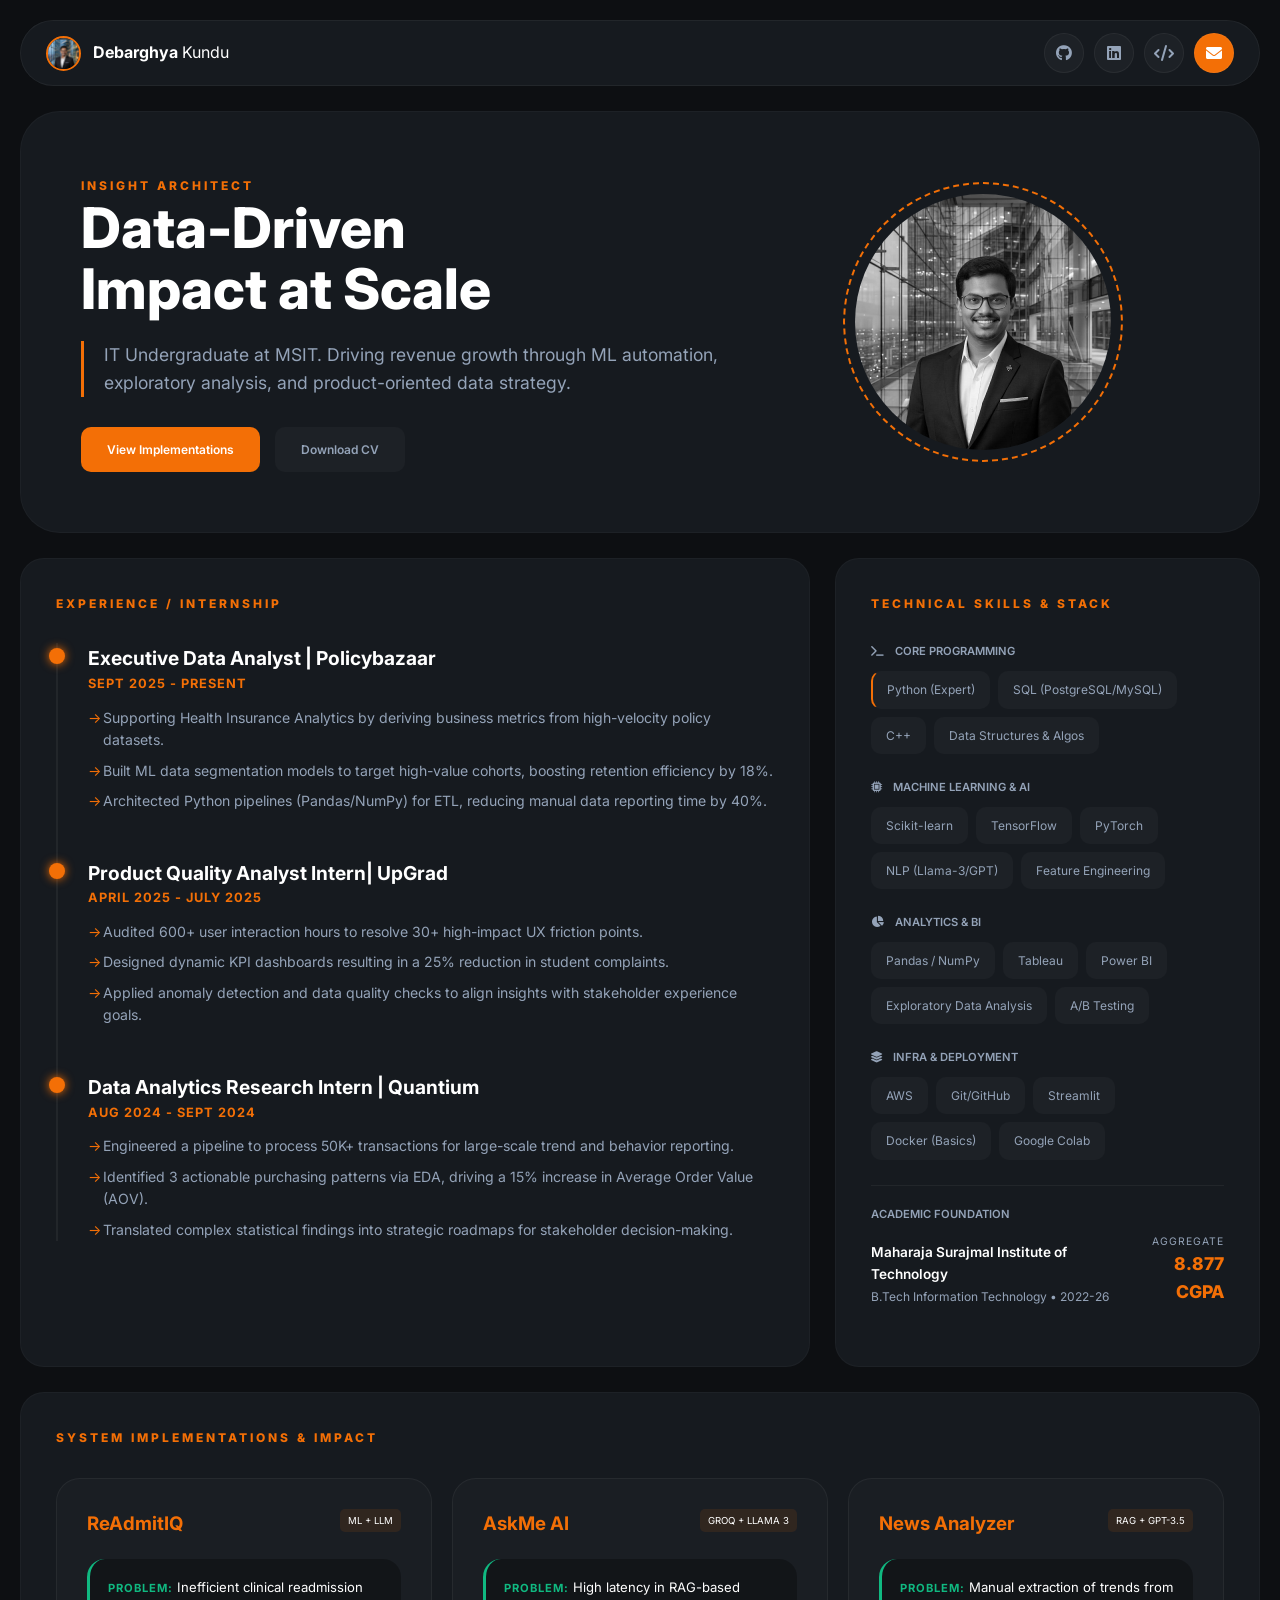
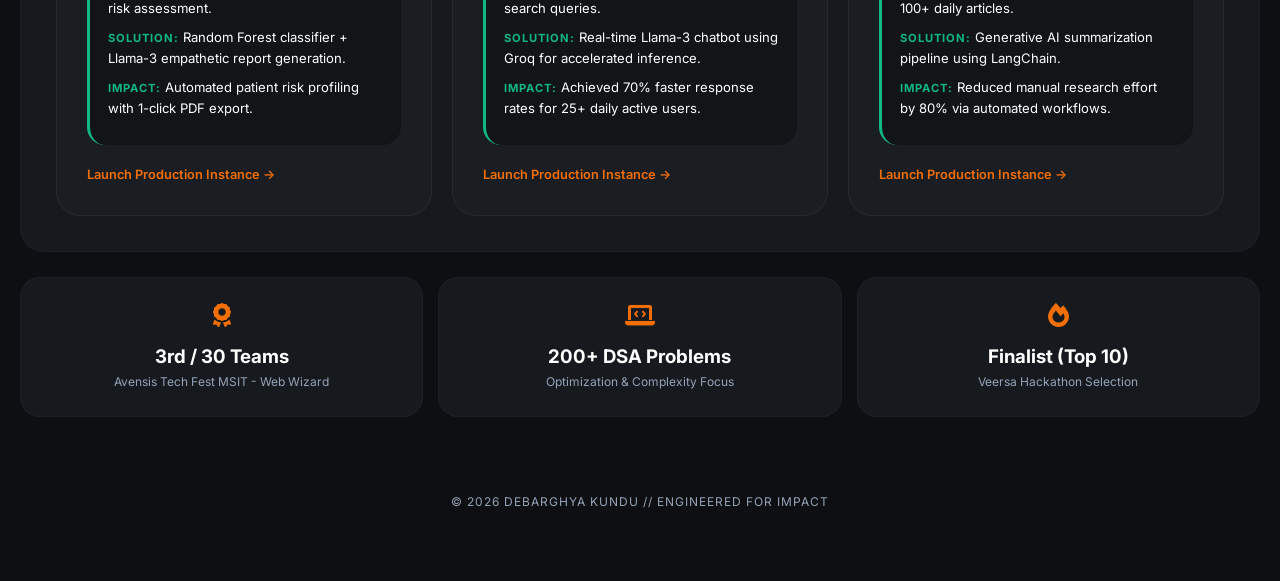
<file: app.html>
<!DOCTYPE html>
<html lang="en">
<head>
    <meta charset="UTF-8">
    <meta name="viewport" content="width=device-width, initial-scale=1.0">
    <title>Debarghya Kundu | Analyst Portfolio</title>
    <link href="https://fonts.googleapis.com/css2?family=Inter:wght@300;400;600;800&display=swap" rel="stylesheet">
    <link rel="stylesheet" href="https://cdnjs.cloudflare.com/ajax/libs/font-awesome/6.0.0/css/all.min.css">
    <style>
        :root {
            --primary: #f36f06;
            --bg: #0d0f12;
            --card: #161a1f;
            --text: #ffffff;
            --text-dim: #94a3b8;
            --radius: 24px;
            --accent: #10b981;
        }

        * { margin: 0; padding: 0; box-sizing: border-box; font-family: 'Inter', sans-serif; scroll-behavior: smooth; }
        body { background: var(--bg); color: var(--text); padding: 20px; line-height: 1.6; }

        .container { max-width: 1250px; margin: 0 auto; display: flex; flex-direction: column; gap: 25px; }

        /* --- Utility Nav --- */
        .utility-bar {
            display: flex; justify-content: space-between; align-items: center;
            padding: 12px 25px; background: var(--card); border-radius: 50px;
            border: 1px solid rgba(255,255,255,0.05); position: sticky; top: 10px; z-index: 1000;
            backdrop-filter: blur(10px);
        }
        .user-chip { display: flex; align-items: center; gap: 12px; text-decoration: none; color: white; }
        .user-chip img { width: 35px; height: 35px; border-radius: 50%; border: 2px solid var(--primary); }
        .social-nav { display: flex; gap: 10px; }
        .icon-btn { 
            width: 40px; height: 40px; display: flex; align-items: center; justify-content: center;
            background: rgba(255,255,255,0.03); border-radius: 50%; color: var(--text-dim);
            text-decoration: none; transition: 0.3s; border: 1px solid rgba(255,255,255,0.05);
        }
        .icon-btn:hover { background: var(--primary); color: white; transform: translateY(-3px); }

        /* --- Hero --- */
        .hero {
            display: grid; grid-template-columns: 1.2fr 0.8fr; gap: 40px; align-items: center;
            background: var(--card); padding: 60px; border-radius: 40px; border: 1px solid rgba(255,255,255,0.03);
        }
        .hero h1 { font-size: 3.5rem; font-weight: 800; line-height: 1.1; margin-bottom: 20px; }
        .hero p { color: var(--text-dim); margin-bottom: 30px; font-size: 1.1rem; border-left: 3px solid var(--primary); padding-left: 20px; }
        .profile-halo {
            width: 280px; height: 280px; margin: 0 auto; position: relative;
            border-radius: 50%; padding: 10px; border: 2px dashed var(--primary);
        }
        @keyframes rotate { from {transform: rotate(0deg)} to {transform: rotate(360deg)} }
        .profile-img { width: 100%; height: 100%; border-radius: 50%; object-fit: cover; filter: grayscale(100%); transition: 0.5s; }
        .profile-img:hover { filter: grayscale(0%); }

        /* --- Dashboard --- */
        .dashboard-grid { display: grid; grid-template-columns: 1.3fr 0.7fr; gap: 25px; }
        .panel { background: var(--card); padding: 35px; border-radius: var(--radius); border: 1px solid rgba(255,255,255,0.03); height: 100%; }
        .panel-header { font-size: 0.75rem; letter-spacing: 3px; color: var(--primary); text-transform: uppercase; margin-bottom: 30px; display: block; font-weight: 800; }

        /* --- Expanded Experience --- */
        .exp-tree { position: relative; padding-left: 30px; border-left: 2px solid rgba(255,255,255,0.05); }
        .exp-item { position: relative; margin-bottom: 45px; }
        .exp-item::before { 
            content: ''; position: absolute; left: -39px; top: 5px; 
            width: 16px; height: 16px; background: var(--primary); border-radius: 50%; 
            box-shadow: 0 0 10px var(--primary);
        }
        .exp-item h3 { font-size: 1.2rem; color: #fff; }
        .exp-item b { color: var(--primary); font-size: 0.8rem; display: block; margin-bottom: 12px; letter-spacing: 1px; }
        .exp-item ul { list-style: none; }
        .exp-item li { font-size: 0.88rem; color: var(--text-dim); margin-bottom: 8px; position: relative; padding-left: 15px; }
        .exp-item li::before { content: '→'; position: absolute; left: 0; color: var(--primary); }

        /* --- Skills --- */
        .skill-group { margin-bottom: 25px; }
        .skill-label { font-size: 0.7rem; color: var(--text-dim); margin-bottom: 10px; display: block; font-weight: 600; }
        .tag-cloud { display: flex; flex-wrap: wrap; gap: 8px; }
        .tag { 
            background: rgba(255,255,255,0.03); padding: 8px 14px; border-radius: 10px; 
            font-size: 0.75rem; color: var(--text-dim); border: 1px solid transparent; transition: 0.3s;
        }
        .tag:hover { border-color: var(--primary); color: white; transform: translateY(-3px); }

        /* --- Implementation Projects --- */
        .project-grid { display: grid; grid-template-columns: repeat(auto-fit, minmax(350px, 1fr)); gap: 20px; }
        .project-card { background: rgba(255,255,255,0.02); padding: 30px; border-radius: var(--radius); border: 1px solid rgba(255,255,255,0.05); transition: 0.4s; }
        .project-card:hover { border-color: var(--primary); transform: translateY(-5px); }
        .impl-box { background: rgba(0,0,0,0.3); padding: 18px; border-radius: 18px; margin-top: 20px; font-size: 0.82rem; border-left: 3px solid var(--accent); }
        .impl-box div { margin-bottom: 8px; }
        .impl-box b { color: var(--accent); text-transform: uppercase; font-size: 0.7rem; letter-spacing: 1px; }

        /* --- Stats --- */
        .ach-grid { display: grid; grid-template-columns: repeat(3, 1fr); gap: 15px; }
        .ach-box { background: var(--card); padding: 25px; border-radius: 20px; border: 1px solid rgba(255,255,255,0.03); text-align: center; }

        @media (max-width: 900px) { .hero, .dashboard-grid, .ach-grid { grid-template-columns: 1fr; } }
    </style>
</head>
<body>

<div class="container">
    <nav class="utility-bar">
        <a href="#" class="user-chip">
            <img src="portfolio image.jpg" alt="DK">
            <span><b>Debarghya</b> Kundu</span>
        </a>
        <div class="social-nav">
            <a href="https://github.com/debarghyakundu123" target="_blank" class="icon-btn"><i class="fab fa-github"></i></a>
            <a href="https://www.linkedin.com/in/debarghya-kundu-93969018b/" target="_blank" class="icon-btn"><i class="fab fa-linkedin"></i></a>
            <a href="https://leetcode.com/u/debarghyakundu/" target="_blank" class="icon-btn"><i class="fas fa-code"></i></a>
            <div class="icon-btn" onclick="copyEmail()" style="cursor:pointer; background: var(--primary); color: white;"><i class="fas fa-envelope"></i></div>
        </div>
    </nav>

    <section class="hero">
        <div>
            <span style="color:var(--primary); letter-spacing: 3px; font-size: 0.75rem; font-weight: 800;">INSIGHT ARCHITECT</span>
            <h1>Data-Driven <br> Impact at Scale</h1>
            <p>IT Undergraduate at MSIT. Driving revenue growth through ML automation, exploratory analysis, and product-oriented data strategy.</p>
            <div style="display: flex; gap: 15px;">
                <a href="#projects" class="tag" style="background: var(--primary); color: white; padding: 12px 25px; font-weight: 600; text-decoration: none;">View Implementations</a>
                <a href="https://drive.google.com/uc?export=download&id=1WRQx_t4karSYaD3zJjohQY3qpDL1Wous" 
                target="_blank" 
                class="tag" 
                style="padding: 12px 25px; font-weight: 600; text-decoration: none;">
                Download CV
                </a>            </div>
        </div>
        <div class="profile-halo">
            <img src="portfolio image.jpg" alt="Debarghya" class="profile-img">
        </div>
    </section>

    <div class="dashboard-grid">
        <div class="panel">
            <span class="panel-header">Experience / Internship</span>
            <div class="exp-tree">
                <div class="exp-item">
                    <h3>Executive Data Analyst | Policybazaar</h3>
                    <b>SEPT 2025 - PRESENT</b>
                    <ul>
                        <li>Supporting Health Insurance Analytics by deriving business metrics from high-velocity policy datasets.</li>
                        <li>Built ML data segmentation models to target high-value cohorts, boosting retention efficiency by 18%.</li>
                        <li>Architected Python pipelines (Pandas/NumPy) for ETL, reducing manual data reporting time by 40%.</li>
                    </ul>
                </div>
                <div class="exp-item">
                    <h3>Product Quality Analyst Intern| UpGrad</h3>
                    <b>APRIL 2025 - JULY 2025</b>
                    <ul>
                        <li>Audited 600+ user interaction hours to resolve 30+ high-impact UX friction points.</li>
                        <li>Designed dynamic KPI dashboards resulting in a 25% reduction in student complaints.</li>
                        <li>Applied anomaly detection and data quality checks to align insights with stakeholder experience goals.</li>
                    </ul>
                </div>
                <div class="exp-item">
                    <h3>Data Analytics Research Intern | Quantium</h3>
                    <b>AUG 2024 - SEPT 2024</b>
                    <ul>
                        <li>Engineered a pipeline to process 50K+ transactions for large-scale trend and behavior reporting.</li>
                        <li>Identified 3 actionable purchasing patterns via EDA, driving a 15% increase in Average Order Value (AOV).</li>
                        <li>Translated complex statistical findings into strategic roadmaps for stakeholder decision-making.</li>
                    </ul>
                </div>
            </div>
        </div>

<div class="panel">
            <span class="panel-header">Technical Skills & Stack</span>
            
            <div class="skill-group">
                <span class="skill-label"><i class="fas fa-terminal" style="margin-right: 8px;"></i> CORE PROGRAMMING</span>
                <div class="tag-cloud">
                    <div class="tag" style="border-left: 2px solid var(--primary);">Python (Expert)</div>
                    <div class="tag">SQL (PostgreSQL/MySQL)</div>
                    <div class="tag">C++</div>
                    <div class="tag">Data Structures & Algos</div>
                </div>
            </div>

            <div class="skill-group">
                <span class="skill-label"><i class="fas fa-microchip" style="margin-right: 8px;"></i> MACHINE LEARNING & AI</span>
                <div class="tag-cloud">
                    <div class="tag">Scikit-learn</div>
                    <div class="tag">TensorFlow</div>
                    <div class="tag">PyTorch</div>
                    <div class="tag">NLP (Llama-3/GPT)</div>
                    <div class="tag">Feature Engineering</div>
                </div>
            </div>

            <div class="skill-group">
                <span class="skill-label"><i class="fas fa-chart-pie" style="margin-right: 8px;"></i> ANALYTICS & BI</span>
                <div class="tag-cloud">
                    <div class="tag">Pandas / NumPy</div>
                    <div class="tag">Tableau</div>
                    <div class="tag">Power BI</div>
                    <div class="tag">Exploratory Data Analysis</div>
                    <div class="tag">A/B Testing</div>
                </div>
            </div>

            <div class="skill-group">
                <span class="skill-label"><i class="fas fa-layer-group" style="margin-right: 8px;"></i> INFRA & DEPLOYMENT</span>
                <div class="tag-cloud">
                    <div class="tag">AWS</div>
                    <div class="tag">Git/GitHub</div>
                    <div class="tag">Streamlit</div>
                    <div class="tag">Docker (Basics)</div>
                    <div class="tag">Google Colab</div>
                </div>
            </div>

            <div class="skill-group" style="margin-top: 25px; border-top: 1px solid rgba(255,255,255,0.05); padding-top: 20px;">
                <span class="skill-label">ACADEMIC FOUNDATION</span>
                <div style="display: flex; justify-content: space-between; align-items: flex-end;">
                    <div>
                        <p style="font-size: 0.85rem; color: #fff; margin-bottom: 2px; font-weight: 600;">Maharaja Surajmal Institute of Technology</p>
                        <p style="font-size: 0.75rem; color: var(--text-dim);">B.Tech Information Technology • 2022-26</p>
                    </div>
                    <div style="text-align: right;">
                        <span style="display: block; font-size: 0.65rem; color: var(--text-dim); letter-spacing: 1px;">AGGREGATE</span>
                        <span style="color: var(--primary); font-weight: 800; font-size: 1.1rem;">8.877 CGPA</span>
                    </div>
                </div>
            </div>
        </div>
    </div>

    <div class="panel" id="projects">
        <span class="panel-header">System Implementations & Impact</span>
        <div class="project-grid">
            <div class="project-card">
                <div style="display: flex; justify-content: space-between; align-items: flex-start;">
                    <h3 style="color:var(--primary)">ReAdmitIQ</h3>
                    <span style="font-size: 0.6rem; background: rgba(243, 111, 6, 0.1); padding: 4px 8px; border-radius: 5px;">ML + LLM</span>
                </div>
                <div class="impl-box">
                    <div><b>Problem:</b> Inefficient clinical readmission risk assessment.</div>
                    <div><b>Solution:</b> Random Forest classifier + Llama-3 empathetic report generation.</div>
                    <div><b>Impact:</b> Automated patient risk profiling with 1-click PDF export.</div>
                </div>
                <a href="https://readmissionsprediction.netlify.app/splashs.html" target="_blank" style="color:var(--primary); font-size: 0.8rem; text-decoration: none; display: block; margin-top: 20px; font-weight: 600;">Launch Production Instance →</a>
            </div>

            <div class="project-card">
                <div style="display: flex; justify-content: space-between; align-items: flex-start;">
                    <h3 style="color:var(--primary)">AskMe AI</h3>
                    <span style="font-size: 0.6rem; background: rgba(243, 111, 6, 0.1); padding: 4px 8px; border-radius: 5px;">GROQ + LLAMA 3</span>
                </div>
                <div class="impl-box">
                    <div><b>Problem:</b> High latency in RAG-based search queries.</div>
                    <div><b>Solution:</b> Real-time Llama-3 chatbot using Groq for accelerated inference.</div>
                    <div><b>Impact:</b> Achieved 70% faster response rates for 25+ daily active users.</div>
                </div>
                <a href="https://askmeaiyoursmartchat.streamlit.app/" target="_blank" style="color:var(--primary); font-size: 0.8rem; text-decoration: none; display: block; margin-top: 20px; font-weight: 600;">Launch Production Instance →</a>
            </div>

            <div class="project-card">
                <div style="display: flex; justify-content: space-between; align-items: flex-start;">
                    <h3 style="color:var(--primary)">News Analyzer</h3>
                    <span style="font-size: 0.6rem; background: rgba(243, 111, 6, 0.1); padding: 4px 8px; border-radius: 5px;">RAG + GPT-3.5</span>
                </div>
                <div class="impl-box">
                    <div><b>Problem:</b> Manual extraction of trends from 100+ daily articles.</div>
                    <div><b>Solution:</b> Generative AI summarization pipeline using LangChain.</div>
                    <div><b>Impact:</b> Reduced manual research effort by 80% via automated workflows.</div>
                </div>
                <a href="https://news-analysis--tool.streamlit.app/" target="_blank" style="color:var(--primary); font-size: 0.8rem; text-decoration: none; display: block; margin-top: 20px; font-weight: 600;">Launch Production Instance →</a>
            </div>
        </div>
    </div>

    <div class="ach-grid">
        <div class="ach-box">
            <i class="fas fa-award" style="color:var(--primary); font-size: 1.5rem; margin-bottom: 15px;"></i>
            <h3>3rd / 30 Teams</h3>
            <p style="font-size: 0.75rem; color: var(--text-dim);">Avensis Tech Fest MSIT - Web Wizard</p>
        </div>
        <div class="ach-box">
            <i class="fas fa-laptop-code" style="color:var(--primary); font-size: 1.5rem; margin-bottom: 15px;"></i>
            <h3>200+ DSA Problems</h3>
            <p style="font-size: 0.75rem; color: var(--text-dim);">Optimization & Complexity Focus</p>
        </div>
        <div class="ach-box">
            <i class="fas fa-fire" style="color:var(--primary); font-size: 1.5rem; margin-bottom: 15px;"></i>
            <h3>Finalist (Top 10)</h3>
            <p style="font-size: 0.75rem; color: var(--text-dim);">Veersa Hackathon Selection</p>
        </div>
    </div>

    <footer style="text-align: center; color: var(--text-dim); padding: 50px; font-size: 0.75rem; letter-spacing: 1px;">
        &copy; 2026 DEBARGHYA KUNDU // ENGINEERED FOR IMPACT
    </footer>
</div>

<script>
    function copyEmail() {
        navigator.clipboard.writeText("debarghyakundu319@gmail.com");
        alert("Email copied to clipboard!");
    }
</script>

</body>
</html>
</file>
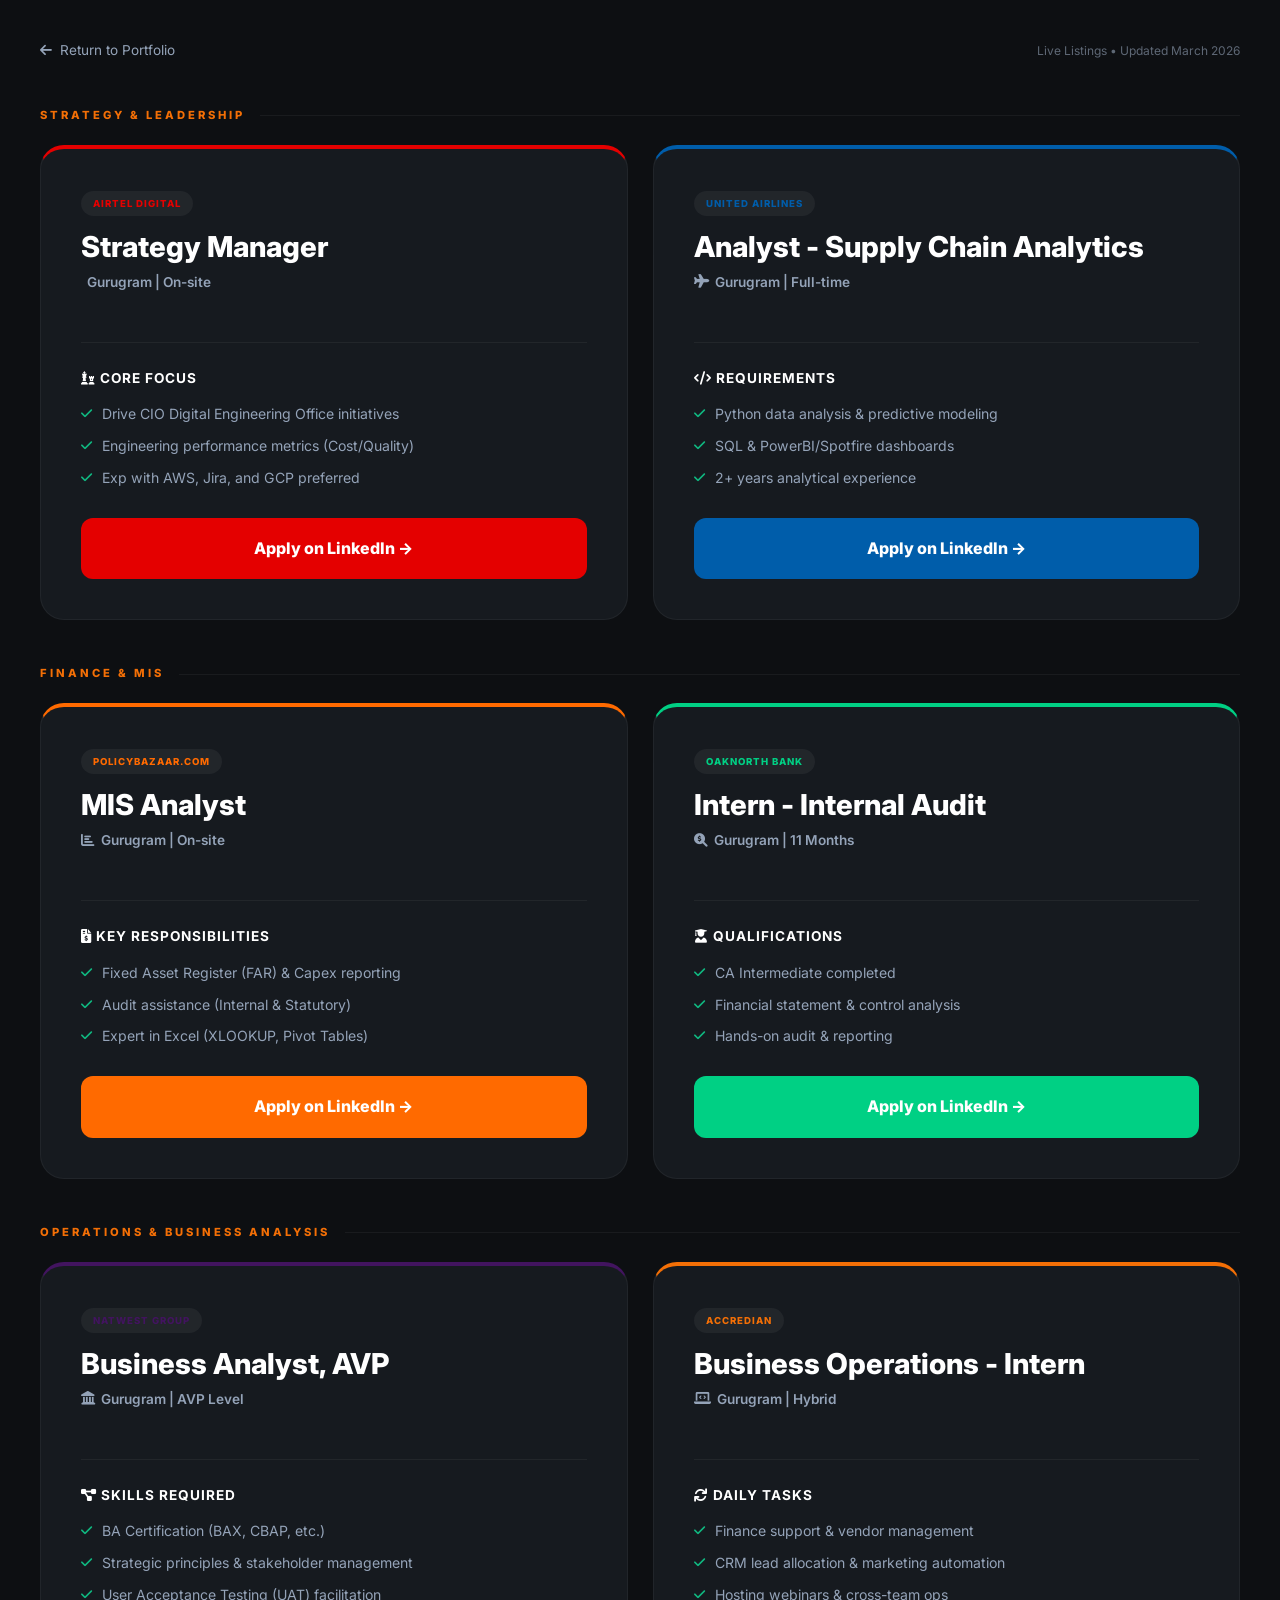
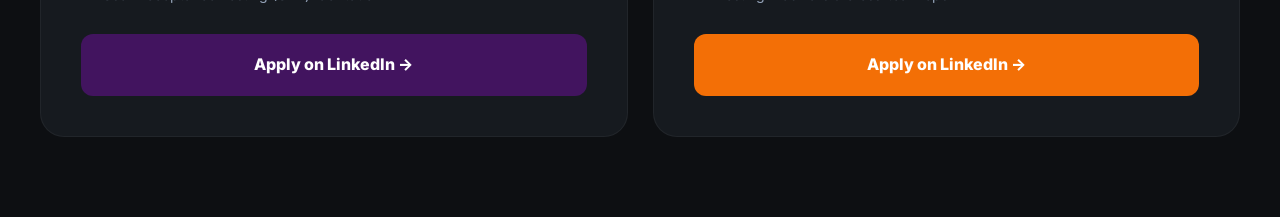
<file: jobs.html>
<!DOCTYPE html>
<html lang="en">
<head>
    <meta charset="UTF-8">
    <meta name="viewport" content="width=device-width, initial-scale=1.0">
    <title>Hiring Dashboard | Debarghya Kundu</title>
    <link href="https://fonts.googleapis.com/css2?family=Inter:wght@300;400;600;800&display=swap" rel="stylesheet">
    <link rel="stylesheet" href="https://cdnjs.cloudflare.com/ajax/libs/font-awesome/6.0.0/css/all.min.css">
    <style>
        :root {
            --primary: #f36f06;
            --bg: #0d0f12;
            --card: #161a1f;
            --text: #ffffff;
            --text-dim: #94a3b8;
            --radius: 24px;
            --accent: #10b981;
            --blue: #005daa;
            --purple: #42145f;
            --oak: #00d084;
            --airtel: #e40000;
            --pb: #ff6a00;
        }

        * { margin: 0; padding: 0; box-sizing: border-box; }
        body { background: var(--bg); color: var(--text); font-family: 'Inter', sans-serif; line-height: 1.6; padding: 40px; min-height: 100vh; }
        .dashboard-container { max-width: 1300px; margin: 0 auto; width: 100%; }
        .header-meta { display: flex; justify-content: space-between; align-items: center; margin-bottom: 20px; }
        .back-link { text-decoration: none; color: var(--text-dim); font-size: 0.85rem; display: inline-flex; align-items: center; gap: 8px; transition: 0.3s; }
        .back-link:hover { color: var(--primary); }
        .timestamp { font-size: 0.75rem; color: var(--text-dim); opacity: 0.6; }
        .section-label { font-size: 0.7rem; color: var(--primary); letter-spacing: 3px; text-transform: uppercase; font-weight: 800; margin: 45px 0 20px 0; display: flex; align-items: center; gap: 15px; }
        .section-label::after { content: ''; flex: 1; height: 1px; background: rgba(255,255,255,0.05); }
        .jobs-row { display: grid; grid-template-columns: 1fr 1fr; gap: 25px; align-items: stretch; margin-bottom: 40px; }
        .job-card-fixed { background: var(--card); border-radius: var(--radius); padding: 40px; border: 1px solid rgba(255,255,255,0.05); display: flex; flex-direction: column; transition: 0.4s cubic-bezier(0.175, 0.885, 0.32, 1.275); }
        .job-card-fixed:hover { border-color: rgba(255, 255, 255, 0.1); transform: translateY(-5px); box-shadow: 0 20px 40px rgba(0,0,0,0.4); }
        .card-header { margin-bottom: 25px; }
        .role-badge { font-size: 0.6rem; font-weight: 800; text-transform: uppercase; letter-spacing: 1px; background: rgba(255,255,255,0.05); padding: 5px 12px; border-radius: 50px; margin-bottom: 15px; display: inline-block; }
        h2 { font-size: 1.8rem; font-weight: 800; line-height: 1.1; margin-bottom: 8px; }
        .loc { font-weight: 600; font-size: 0.85rem; display: flex; align-items: center; gap: 6px; line-height: 1.4; margin-top: 10px; color: var(--text-dim); }
        .job-body { flex-grow: 1; margin-top: 25px; padding-top: 25px; border-top: 1px solid rgba(255,255,255,0.05); }
        .job-body h3 { font-size: 0.85rem; color: #fff; margin-bottom: 15px; text-transform: uppercase; letter-spacing: 1px; }
        ul { list-style: none; margin-bottom: 30px; }
        li { color: var(--text-dim); font-size: 0.88rem; margin-bottom: 12px; display: flex; gap: 10px; line-height: 1.4; }
        li i { margin-top: 4px; font-size: 0.8rem; color: var(--accent); }
        .apply-btn-wide { display: block; text-align: center; background: var(--primary); color: white; text-decoration: none; padding: 18px; border-radius: 12px; font-weight: 800; transition: 0.3s; }
        .apply-btn-wide:hover { filter: brightness(1.1); transform: scale(1.02); }
        @media (max-width: 1100px) { .jobs-row { grid-template-columns: 1fr; } body { padding: 20px; } h2 { font-size: 1.7rem; } }
    </style>
</head>
<body>

<audio id="bgm" loop preload="auto">
    <source src="Coolie-Powerhouse-Bgm.mp3" type="audio/mpeg">
</audio>

<script>
    const audio = document.getElementById('bgm');
    audio.volume = 0.5; 
    const attemptPlay = () => {
        audio.play().then(() => {
            ['click', 'mousemove', 'scroll', 'touchstart'].forEach(evt => {
                document.removeEventListener(evt, attemptPlay);
            });
        }).catch(() => {});
    };
    document.addEventListener("visibilitychange", () => {
        if (document.hidden) { audio.pause(); } else { audio.play().catch(() => {}); }
    });
    window.addEventListener('DOMContentLoaded', attemptPlay);
    document.addEventListener('click', attemptPlay);
    document.addEventListener('mousemove', attemptPlay);
    document.addEventListener('scroll', attemptPlay);
    document.addEventListener('touchstart', attemptPlay);
</script>

<div class="dashboard-container">
    <div class="header-meta">
        <a href="index.html" class="back-link"><i class="fas fa-arrow-left"></i> Return to Portfolio</a>
        <div class="timestamp">Live Listings • Updated March 2026</div>
    </div>

    <div class="section-label">Strategy & Leadership</div>
    <div class="jobs-row">
        <div class="job-card-fixed" style="border-top: 4px solid var(--airtel);">
            <div class="card-header">
                <span class="role-badge" style="color: var(--airtel);">Airtel Digital</span>
                <h2>Strategy Manager</h2>
                <div class="loc"><i class="fas fa-tower-cell"></i> Gurugram | On-site</div>
            </div>
            <div class="job-body">
                <h3><i class="fas fa-chess"></i> Core Focus</h3>
                <ul>
                    <li><i class="fas fa-check"></i> Drive CIO Digital Engineering Office initiatives</li>
                    <li><i class="fas fa-check"></i> Engineering performance metrics (Cost/Quality)</li>
                    <li><i class="fas fa-check"></i> Exp with AWS, Jira, and GCP preferred</li>
                </ul>
            </div>
            <a href="https://www.linkedin.com/jobs/view/4390968195/" target="_blank" class="apply-btn-wide" style="background: var(--airtel);">Apply on LinkedIn →</a>
        </div>

        <div class="job-card-fixed" style="border-top: 4px solid var(--blue);">
            <div class="card-header">
                <span class="role-badge" style="color: var(--blue);">United Airlines</span>
                <h2>Analyst - Supply Chain Analytics</h2>
                <div class="loc"><i class="fas fa-plane"></i> Gurugram | Full-time</div>
            </div>
            <div class="job-body">
                <h3><i class="fas fa-code"></i> Requirements</h3>
                <ul>
                    <li><i class="fas fa-check"></i> Python data analysis & predictive modeling</li>
                    <li><i class="fas fa-check"></i> SQL & PowerBI/Spotfire dashboards</li>
                    <li><i class="fas fa-check"></i> 2+ years analytical experience</li>
                </ul>
            </div>
            <a href="https://www.linkedin.com/jobs/view/4381468936/" target="_blank" class="apply-btn-wide" style="background: var(--blue);">Apply on LinkedIn →</a>
        </div>
    </div>

    <div class="section-label">Finance & MIS</div>
    <div class="jobs-row">
        <div class="job-card-fixed" style="border-top: 4px solid var(--pb);">
            <div class="card-header">
                <span class="role-badge" style="color: var(--pb);">Policybazaar.com</span>
                <h2>MIS Analyst</h2>
                <div class="loc"><i class="fas fa-chart-bar"></i> Gurugram | On-site</div>
            </div>
            <div class="job-body">
                <h3><i class="fas fa-file-invoice-dollar"></i> Key Responsibilities</h3>
                <ul>
                    <li><i class="fas fa-check"></i> Fixed Asset Register (FAR) & Capex reporting</li>
                    <li><i class="fas fa-check"></i> Audit assistance (Internal & Statutory)</li>
                    <li><i class="fas fa-check"></i> Expert in Excel (XLOOKUP, Pivot Tables)</li>
                </ul>
            </div>
            <a href="https://www.linkedin.com/jobs/view/4393390455/" target="_blank" class="apply-btn-wide" style="background: var(--pb);">Apply on LinkedIn →</a>
        </div>

        <div class="job-card-fixed" style="border-top: 4px solid var(--oak);">
            <div class="card-header">
                <span class="role-badge" style="color: var(--oak);">OakNorth Bank</span>
                <h2>Intern - Internal Audit</h2>
                <div class="loc"><i class="fas fa-search-dollar"></i> Gurugram | 11 Months</div>
            </div>
            <div class="job-body">
                <h3><i class="fas fa-user-graduate"></i> Qualifications</h3>
                <ul>
                    <li><i class="fas fa-check"></i> CA Intermediate completed</li>
                    <li><i class="fas fa-check"></i> Financial statement & control analysis</li>
                    <li><i class="fas fa-check"></i> Hands-on audit & reporting</li>
                </ul>
            </div>
            <a href="https://www.linkedin.com/jobs/view/4391639016/" target="_blank" class="apply-btn-wide" style="background: var(--oak);">Apply on LinkedIn →</a>
        </div>
    </div>

    <div class="section-label">Operations & Business Analysis</div>
    <div class="jobs-row">
        <div class="job-card-fixed" style="border-top: 4px solid var(--purple);">
            <div class="card-header">
                <span class="role-badge" style="color: var(--purple);">NatWest Group</span>
                <h2>Business Analyst, AVP</h2>
                <div class="loc"><i class="fas fa-landmark"></i> Gurugram | AVP Level</div>
            </div>
            <div class="job-body">
                <h3><i class="fas fa-project-diagram"></i> Skills Required</h3>
                <ul>
                    <li><i class="fas fa-check"></i> BA Certification (BAX, CBAP, etc.)</li>
                    <li><i class="fas fa-check"></i> Strategic principles & stakeholder management</li>
                    <li><i class="fas fa-check"></i> User Acceptance Testing (UAT) facilitation</li>
                </ul>
            </div>
            <a href="https://www.linkedin.com/jobs/view/4392016483/" target="_blank" class="apply-btn-wide" style="background: var(--purple);">Apply on LinkedIn →</a>
        </div>

        <div class="job-card-fixed" style="border-top: 4px solid var(--primary);">
            <div class="card-header">
                <span class="role-badge" style="color: var(--primary);">Accredian</span>
                <h2>Business Operations - Intern</h2>
                <div class="loc"><i class="fas fa-laptop-code"></i> Gurugram | Hybrid</div>
            </div>
            <div class="job-body">
                <h3><i class="fas fa-sync"></i> Daily Tasks</h3>
                <ul>
                    <li><i class="fas fa-check"></i> Finance support & vendor management</li>
                    <li><i class="fas fa-check"></i> CRM lead allocation & marketing automation</li>
                    <li><i class="fas fa-check"></i> Hosting webinars & cross-team ops</li>
                </ul>
            </div>
            <a href="https://www.linkedin.com/jobs/view/4392088689/" target="_blank" class="apply-btn-wide">Apply on LinkedIn →</a>
        </div>
    </div>
</div>

</body>
</html>
</file>
